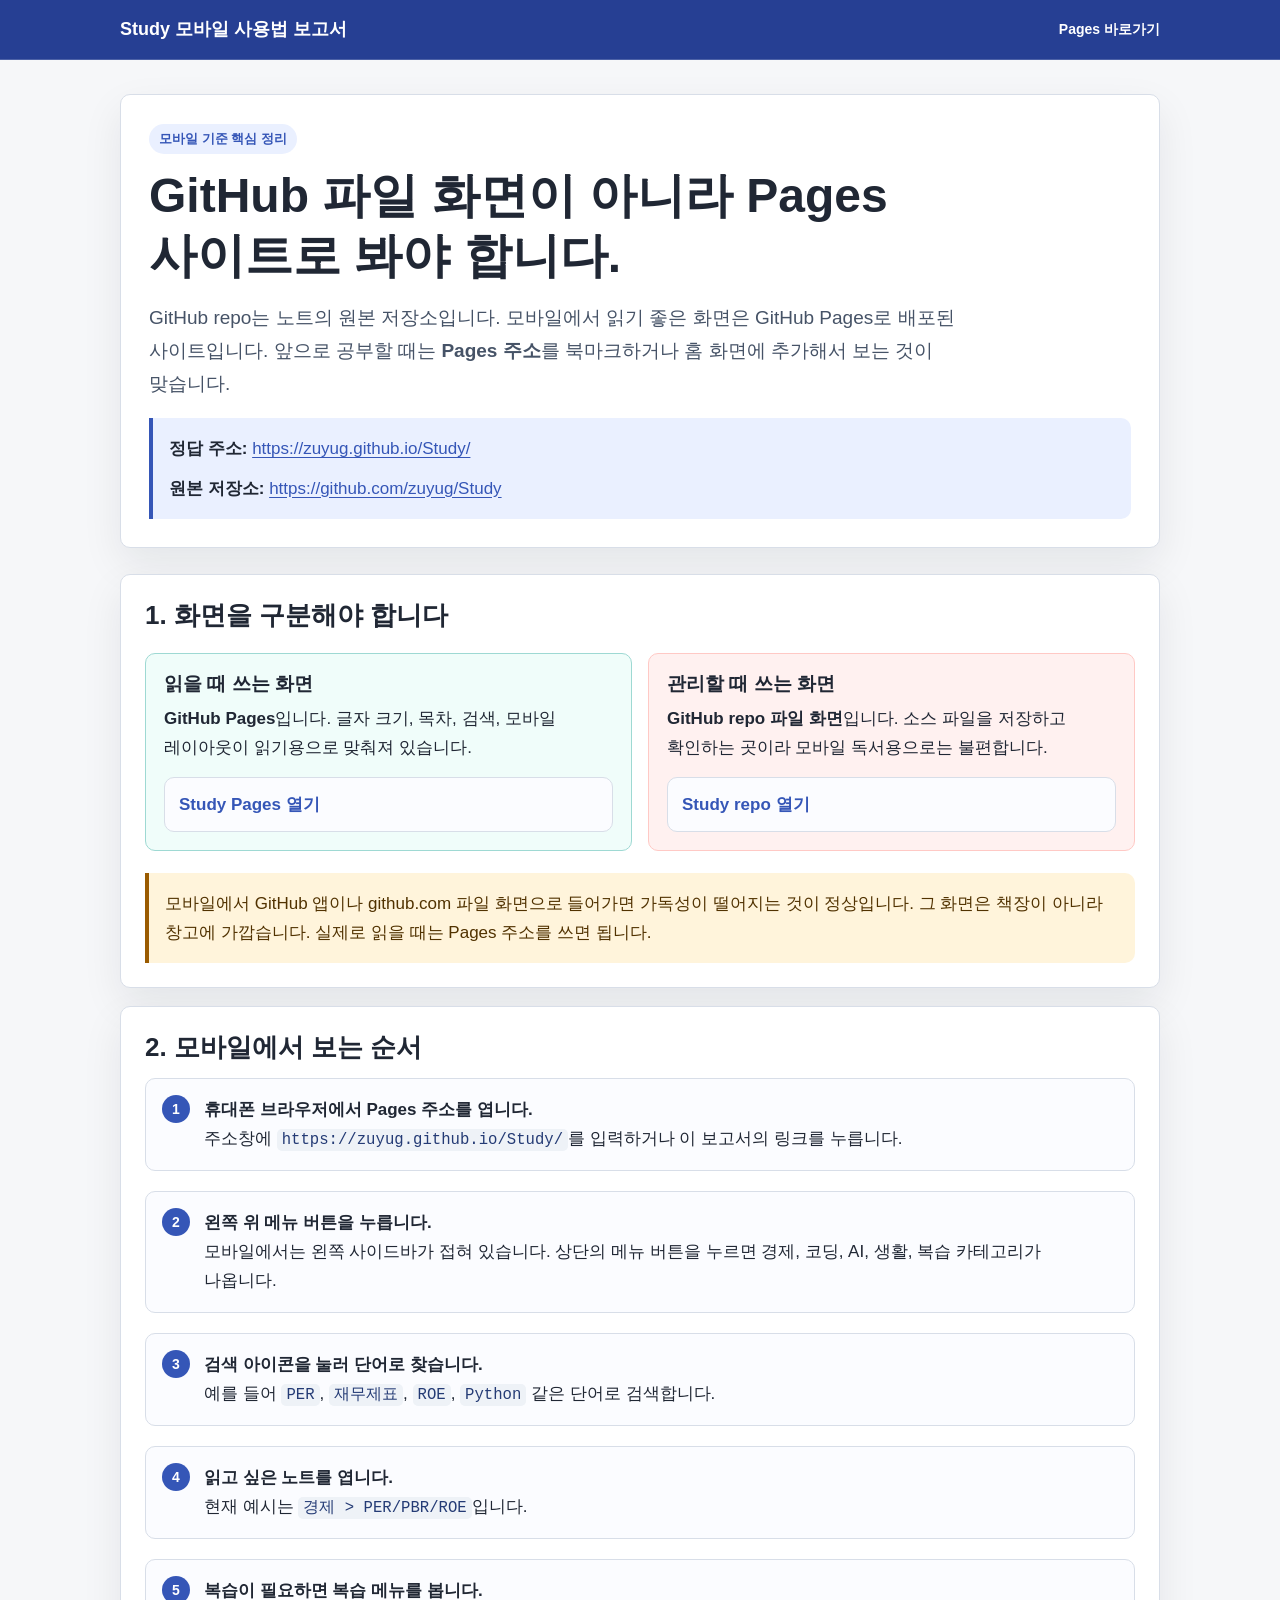
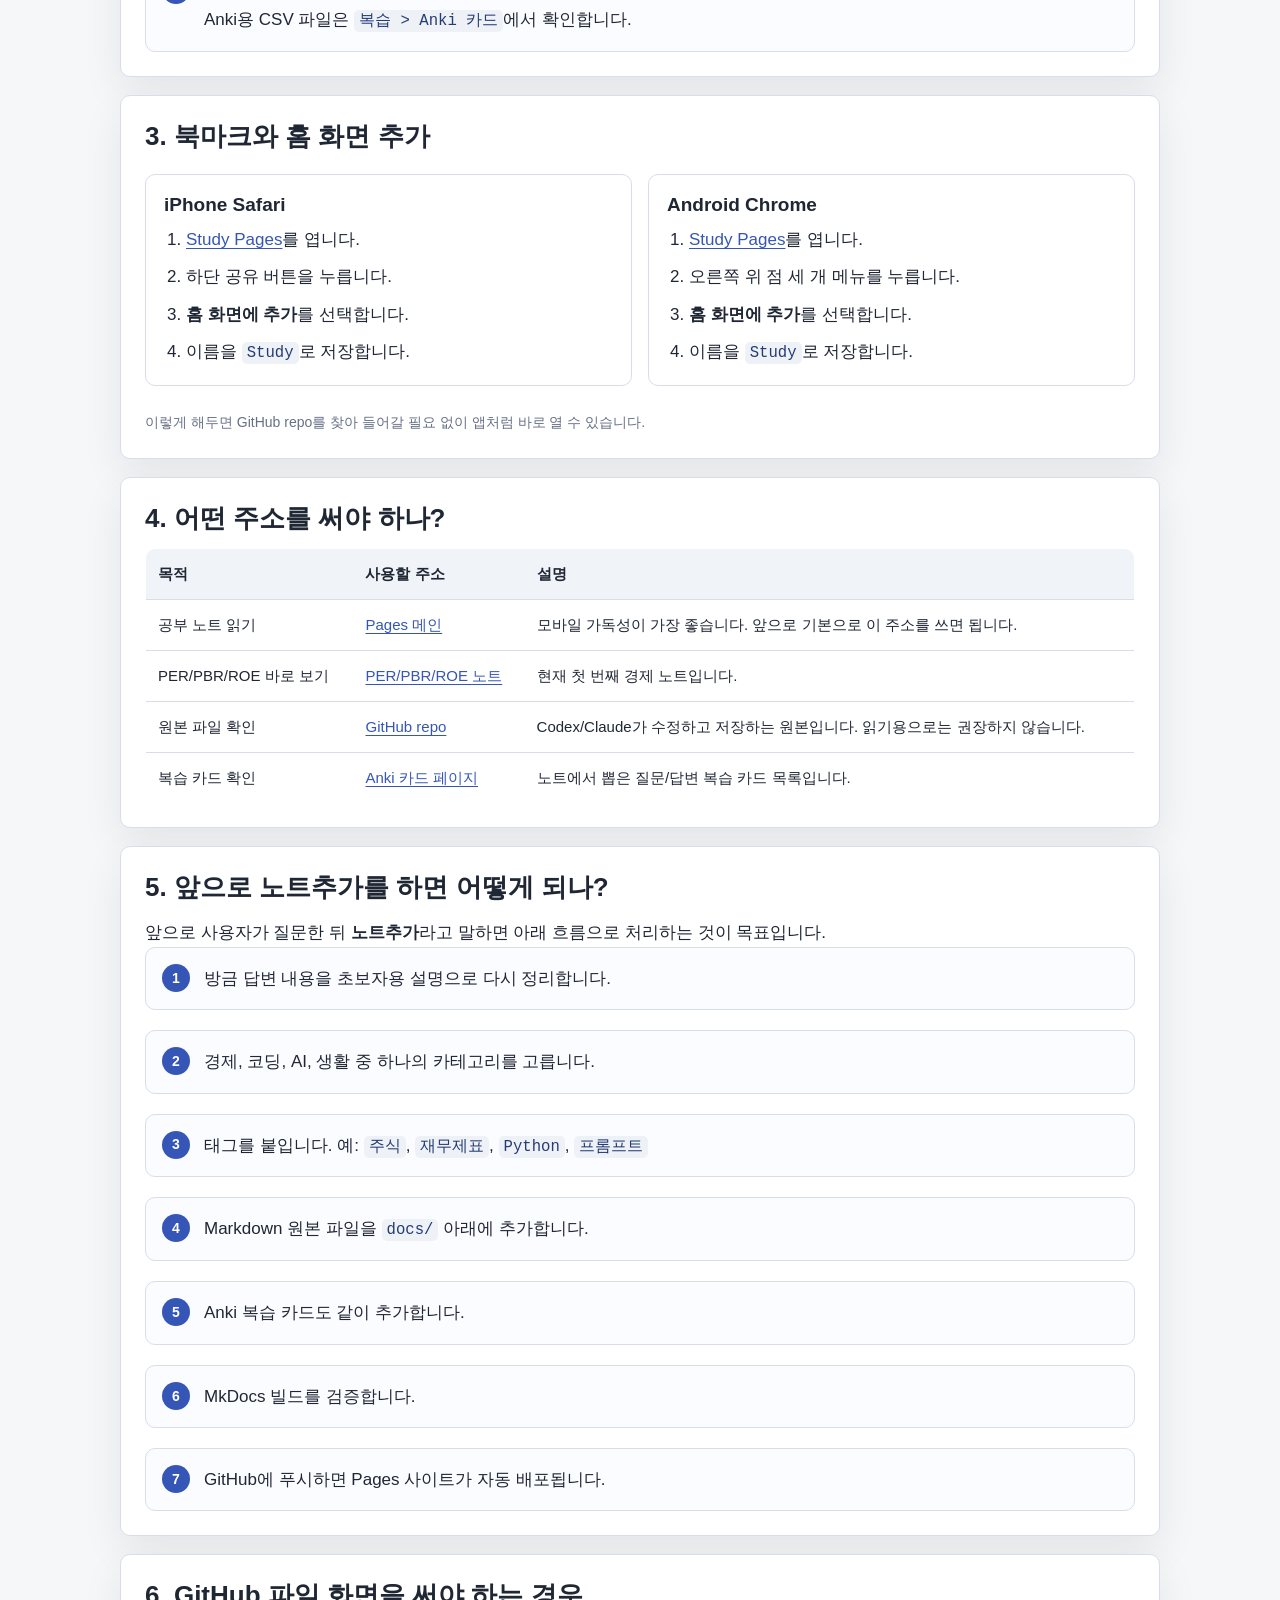
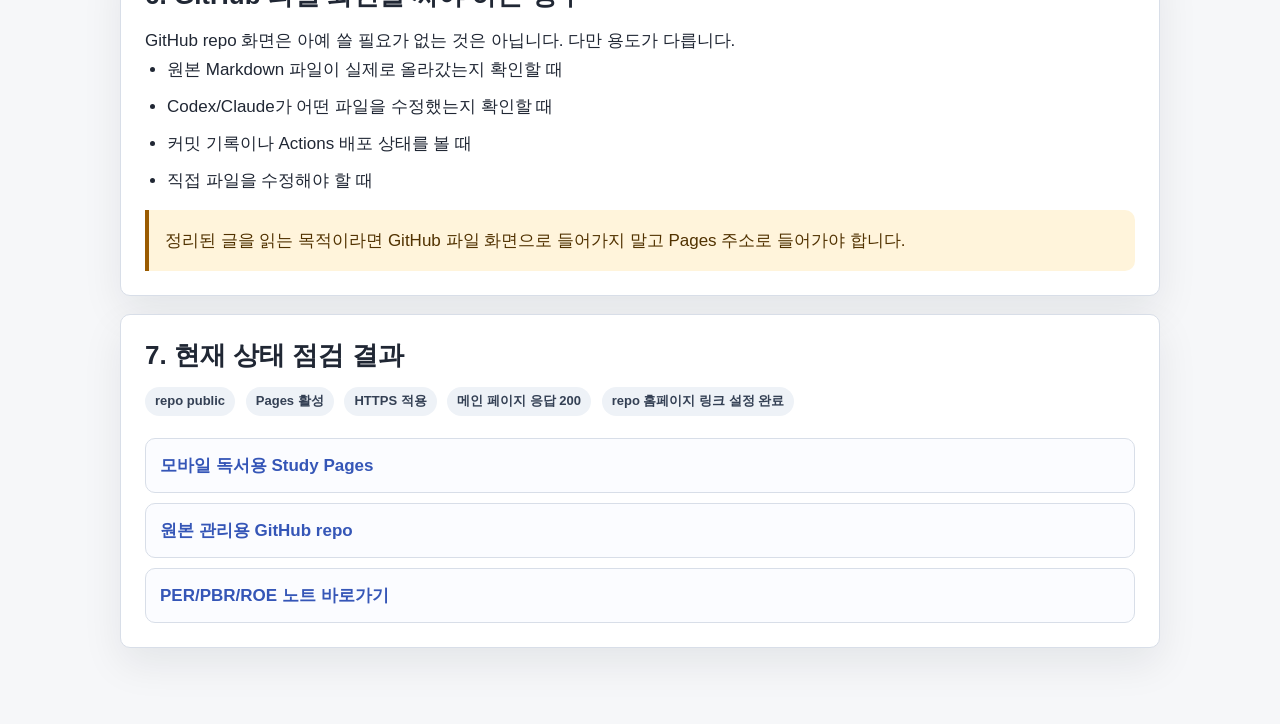
<file: docs/mobile-usage-report.html>
<!doctype html>
<html lang="ko">
<head>
  <meta charset="utf-8">
  <meta name="viewport" content="width=device-width, initial-scale=1">
  <title>Study 모바일 사용법 보고서</title>
  <style>
    :root {
      --bg: #f6f7f9;
      --paper: #ffffff;
      --text: #202734;
      --muted: #667085;
      --line: #d8dee8;
      --brand: #3556b7;
      --brand-soft: #eaf0ff;
      --good: #0f766e;
      --warn: #9a5b00;
      --warn-soft: #fff4db;
      --bad: #b42318;
      --bad-soft: #fff1f0;
      --radius: 10px;
      --shadow: 0 16px 40px rgba(16, 24, 40, 0.08);
    }

    * {
      box-sizing: border-box;
    }

    body {
      margin: 0;
      background: var(--bg);
      color: var(--text);
      font-family: -apple-system, BlinkMacSystemFont, "Segoe UI", "Noto Sans KR", "Malgun Gothic", Arial, sans-serif;
      font-size: 17px;
      line-height: 1.72;
      word-break: keep-all;
      overflow-wrap: break-word;
    }

    a {
      color: var(--brand);
      text-underline-offset: 0.18em;
    }

    .topbar {
      position: sticky;
      top: 0;
      z-index: 10;
      border-bottom: 1px solid rgba(255, 255, 255, 0.18);
      background: #263f93;
      color: #fff;
    }

    .topbar-inner {
      display: flex;
      align-items: center;
      justify-content: space-between;
      gap: 16px;
      max-width: 1080px;
      margin: 0 auto;
      padding: 14px 20px;
    }

    .topbar strong {
      font-size: 18px;
    }

    .topbar a {
      color: #fff;
      font-size: 14px;
      font-weight: 700;
      text-decoration: none;
    }

    main {
      max-width: 1080px;
      margin: 0 auto;
      padding: 34px 20px 80px;
    }

    .hero {
      margin-bottom: 26px;
      padding: 28px;
      border: 1px solid var(--line);
      border-radius: var(--radius);
      background: var(--paper);
      box-shadow: var(--shadow);
    }

    .eyebrow {
      display: inline-flex;
      margin-bottom: 12px;
      padding: 4px 10px;
      border-radius: 999px;
      background: var(--brand-soft);
      color: var(--brand);
      font-size: 13px;
      font-weight: 800;
    }

    h1,
    h2,
    h3 {
      margin: 0;
      line-height: 1.25;
      letter-spacing: 0;
    }

    h1 {
      max-width: 820px;
      font-size: clamp(30px, 5vw, 48px);
    }

    h2 {
      margin-bottom: 14px;
      font-size: 26px;
    }

    h3 {
      margin-bottom: 8px;
      font-size: 19px;
    }

    p {
      margin: 0;
    }

    .lead {
      max-width: 820px;
      margin-top: 16px;
      color: #465367;
      font-size: 19px;
    }

    .grid {
      display: grid;
      grid-template-columns: repeat(2, minmax(0, 1fr));
      gap: 16px;
      margin: 22px 0;
    }

    section,
    .card {
      border: 1px solid var(--line);
      border-radius: var(--radius);
      background: var(--paper);
      box-shadow: var(--shadow);
    }

    section {
      margin-top: 18px;
      padding: 24px;
    }

    .card {
      padding: 18px;
      box-shadow: none;
    }

    .card.good {
      border-color: #9ed9d3;
      background: #f0fdfa;
    }

    .card.bad {
      border-color: #ffc9c5;
      background: var(--bad-soft);
    }

    .pill {
      display: inline-flex;
      align-items: center;
      min-height: 28px;
      margin: 0 6px 8px 0;
      padding: 3px 10px;
      border-radius: 999px;
      background: #eef2f7;
      color: #344054;
      font-size: 13px;
      font-weight: 800;
    }

    .summary {
      display: grid;
      gap: 10px;
      margin-top: 18px;
      padding: 16px;
      border-left: 4px solid var(--brand);
      border-radius: 0 var(--radius) var(--radius) 0;
      background: var(--brand-soft);
    }

    .warning {
      margin-top: 14px;
      padding: 16px;
      border-left: 4px solid var(--warn);
      border-radius: 0 var(--radius) var(--radius) 0;
      background: var(--warn-soft);
      color: #513200;
    }

    ol,
    ul {
      margin: 0;
      padding-left: 22px;
    }

    li + li {
      margin-top: 8px;
    }

    .steps {
      display: grid;
      gap: 12px;
      counter-reset: step;
      padding: 0;
      list-style: none;
    }

    .steps li {
      position: relative;
      padding: 16px 16px 16px 58px;
      border: 1px solid var(--line);
      border-radius: var(--radius);
      background: #fbfcff;
    }

    .steps li::before {
      counter-increment: step;
      content: counter(step);
      position: absolute;
      left: 16px;
      top: 16px;
      display: inline-flex;
      align-items: center;
      justify-content: center;
      width: 28px;
      height: 28px;
      border-radius: 999px;
      background: var(--brand);
      color: #fff;
      font-size: 14px;
      font-weight: 900;
    }

    code {
      padding: 2px 5px;
      border-radius: 5px;
      background: #eef2f7;
      color: #243b75;
      font-family: Consolas, "SFMono-Regular", monospace;
      font-size: 0.92em;
    }

    .link-box {
      display: grid;
      gap: 10px;
      margin-top: 14px;
    }

    .link-box a {
      display: block;
      padding: 12px 14px;
      border: 1px solid var(--line);
      border-radius: var(--radius);
      background: #fbfcff;
      font-weight: 800;
      text-decoration: none;
    }

    table {
      width: 100%;
      border-collapse: collapse;
      overflow: hidden;
      border: 1px solid var(--line);
      border-radius: var(--radius);
      font-size: 15px;
    }

    th,
    td {
      padding: 12px;
      border-bottom: 1px solid var(--line);
      text-align: left;
      vertical-align: top;
    }

    th {
      background: #f0f3f8;
      font-weight: 900;
    }

    tr:last-child td {
      border-bottom: 0;
    }

    .footer-note {
      margin-top: 24px;
      color: var(--muted);
      font-size: 14px;
    }

    @media (max-width: 720px) {
      body {
        font-size: 16px;
        line-height: 1.72;
        word-break: normal;
        overflow-wrap: anywhere;
      }

      .topbar-inner {
        padding: 12px 14px;
      }

      .topbar a {
        display: none;
      }

      main {
        padding: 20px 14px 56px;
      }

      .hero,
      section {
        padding: 18px;
      }

      h1 {
        font-size: 29px;
        line-height: 1.3;
      }

      h2 {
        font-size: 22px;
      }

      .lead {
        font-size: 17px;
      }

      .grid {
        grid-template-columns: 1fr;
      }

      table,
      thead,
      tbody,
      th,
      td,
      tr {
        display: block;
      }

      thead {
        display: none;
      }

      tr {
        border-bottom: 1px solid var(--line);
      }

      tr:last-child {
        border-bottom: 0;
      }

      td {
        border-bottom: 0;
      }

      td::before {
        content: attr(data-label);
        display: block;
        margin-bottom: 4px;
        color: var(--muted);
        font-size: 12px;
        font-weight: 900;
      }
    }
  </style>
</head>
<body>
  <header class="topbar">
    <div class="topbar-inner">
      <strong>Study 모바일 사용법 보고서</strong>
      <a href="https://zuyug.github.io/Study/">Pages 바로가기</a>
    </div>
  </header>

  <main>
    <div class="hero">
      <span class="eyebrow">모바일 기준 핵심 정리</span>
      <h1>GitHub 파일 화면이 아니라 Pages 사이트로 봐야 합니다.</h1>
      <p class="lead">GitHub repo는 노트의 원본 저장소입니다. 모바일에서 읽기 좋은 화면은 GitHub Pages로 배포된 사이트입니다. 앞으로 공부할 때는 <strong>Pages 주소</strong>를 북마크하거나 홈 화면에 추가해서 보는 것이 맞습니다.</p>
      <div class="summary">
        <p><strong>정답 주소:</strong> <a href="https://zuyug.github.io/Study/">https://zuyug.github.io/Study/</a></p>
        <p><strong>원본 저장소:</strong> <a href="https://github.com/zuyug/Study">https://github.com/zuyug/Study</a></p>
      </div>
    </div>

    <section>
      <h2>1. 화면을 구분해야 합니다</h2>
      <div class="grid">
        <div class="card good">
          <h3>읽을 때 쓰는 화면</h3>
          <p><strong>GitHub Pages</strong>입니다. 글자 크기, 목차, 검색, 모바일 레이아웃이 읽기용으로 맞춰져 있습니다.</p>
          <div class="link-box">
            <a href="https://zuyug.github.io/Study/">Study Pages 열기</a>
          </div>
        </div>
        <div class="card bad">
          <h3>관리할 때 쓰는 화면</h3>
          <p><strong>GitHub repo 파일 화면</strong>입니다. 소스 파일을 저장하고 확인하는 곳이라 모바일 독서용으로는 불편합니다.</p>
          <div class="link-box">
            <a href="https://github.com/zuyug/Study">Study repo 열기</a>
          </div>
        </div>
      </div>
      <div class="warning">
        모바일에서 GitHub 앱이나 github.com 파일 화면으로 들어가면 가독성이 떨어지는 것이 정상입니다. 그 화면은 책장이 아니라 창고에 가깝습니다. 실제로 읽을 때는 Pages 주소를 쓰면 됩니다.
      </div>
    </section>

    <section>
      <h2>2. 모바일에서 보는 순서</h2>
      <ol class="steps">
        <li>
          <strong>휴대폰 브라우저에서 Pages 주소를 엽니다.</strong><br>
          주소창에 <code>https://zuyug.github.io/Study/</code>를 입력하거나 이 보고서의 링크를 누릅니다.
        </li>
        <li>
          <strong>왼쪽 위 메뉴 버튼을 누릅니다.</strong><br>
          모바일에서는 왼쪽 사이드바가 접혀 있습니다. 상단의 메뉴 버튼을 누르면 경제, 코딩, AI, 생활, 복습 카테고리가 나옵니다.
        </li>
        <li>
          <strong>검색 아이콘을 눌러 단어로 찾습니다.</strong><br>
          예를 들어 <code>PER</code>, <code>재무제표</code>, <code>ROE</code>, <code>Python</code> 같은 단어로 검색합니다.
        </li>
        <li>
          <strong>읽고 싶은 노트를 엽니다.</strong><br>
          현재 예시는 <code>경제 &gt; PER/PBR/ROE</code>입니다.
        </li>
        <li>
          <strong>복습이 필요하면 복습 메뉴를 봅니다.</strong><br>
          Anki용 CSV 파일은 <code>복습 &gt; Anki 카드</code>에서 확인합니다.
        </li>
      </ol>
    </section>

    <section>
      <h2>3. 북마크와 홈 화면 추가</h2>
      <div class="grid">
        <div class="card">
          <h3>iPhone Safari</h3>
          <ol>
            <li><a href="https://zuyug.github.io/Study/">Study Pages</a>를 엽니다.</li>
            <li>하단 공유 버튼을 누릅니다.</li>
            <li><strong>홈 화면에 추가</strong>를 선택합니다.</li>
            <li>이름을 <code>Study</code>로 저장합니다.</li>
          </ol>
        </div>
        <div class="card">
          <h3>Android Chrome</h3>
          <ol>
            <li><a href="https://zuyug.github.io/Study/">Study Pages</a>를 엽니다.</li>
            <li>오른쪽 위 점 세 개 메뉴를 누릅니다.</li>
            <li><strong>홈 화면에 추가</strong>를 선택합니다.</li>
            <li>이름을 <code>Study</code>로 저장합니다.</li>
          </ol>
        </div>
      </div>
      <p class="footer-note">이렇게 해두면 GitHub repo를 찾아 들어갈 필요 없이 앱처럼 바로 열 수 있습니다.</p>
    </section>

    <section>
      <h2>4. 어떤 주소를 써야 하나?</h2>
      <table>
        <thead>
          <tr>
            <th>목적</th>
            <th>사용할 주소</th>
            <th>설명</th>
          </tr>
        </thead>
        <tbody>
          <tr>
            <td data-label="목적">공부 노트 읽기</td>
            <td data-label="사용할 주소"><a href="https://zuyug.github.io/Study/">Pages 메인</a></td>
            <td data-label="설명">모바일 가독성이 가장 좋습니다. 앞으로 기본으로 이 주소를 쓰면 됩니다.</td>
          </tr>
          <tr>
            <td data-label="목적">PER/PBR/ROE 바로 보기</td>
            <td data-label="사용할 주소"><a href="https://zuyug.github.io/Study/economy/per-pbr-roe/">PER/PBR/ROE 노트</a></td>
            <td data-label="설명">현재 첫 번째 경제 노트입니다.</td>
          </tr>
          <tr>
            <td data-label="목적">원본 파일 확인</td>
            <td data-label="사용할 주소"><a href="https://github.com/zuyug/Study">GitHub repo</a></td>
            <td data-label="설명">Codex/Claude가 수정하고 저장하는 원본입니다. 읽기용으로는 권장하지 않습니다.</td>
          </tr>
          <tr>
            <td data-label="목적">복습 카드 확인</td>
            <td data-label="사용할 주소"><a href="https://zuyug.github.io/Study/review/anki-cards/">Anki 카드 페이지</a></td>
            <td data-label="설명">노트에서 뽑은 질문/답변 복습 카드 목록입니다.</td>
          </tr>
        </tbody>
      </table>
    </section>

    <section>
      <h2>5. 앞으로 노트추가를 하면 어떻게 되나?</h2>
      <p>앞으로 사용자가 질문한 뒤 <strong>노트추가</strong>라고 말하면 아래 흐름으로 처리하는 것이 목표입니다.</p>
      <ol class="steps">
        <li>방금 답변 내용을 초보자용 설명으로 다시 정리합니다.</li>
        <li>경제, 코딩, AI, 생활 중 하나의 카테고리를 고릅니다.</li>
        <li>태그를 붙입니다. 예: <code>주식</code>, <code>재무제표</code>, <code>Python</code>, <code>프롬프트</code></li>
        <li>Markdown 원본 파일을 <code>docs/</code> 아래에 추가합니다.</li>
        <li>Anki 복습 카드도 같이 추가합니다.</li>
        <li>MkDocs 빌드를 검증합니다.</li>
        <li>GitHub에 푸시하면 Pages 사이트가 자동 배포됩니다.</li>
      </ol>
    </section>

    <section>
      <h2>6. GitHub 파일 화면을 써야 하는 경우</h2>
      <p>GitHub repo 화면은 아예 쓸 필요가 없는 것은 아닙니다. 다만 용도가 다릅니다.</p>
      <ul>
        <li>원본 Markdown 파일이 실제로 올라갔는지 확인할 때</li>
        <li>Codex/Claude가 어떤 파일을 수정했는지 확인할 때</li>
        <li>커밋 기록이나 Actions 배포 상태를 볼 때</li>
        <li>직접 파일을 수정해야 할 때</li>
      </ul>
      <div class="warning">
        정리된 글을 읽는 목적이라면 GitHub 파일 화면으로 들어가지 말고 Pages 주소로 들어가야 합니다.
      </div>
    </section>

    <section>
      <h2>7. 현재 상태 점검 결과</h2>
      <div>
        <span class="pill">repo public</span>
        <span class="pill">Pages 활성</span>
        <span class="pill">HTTPS 적용</span>
        <span class="pill">메인 페이지 응답 200</span>
        <span class="pill">repo 홈페이지 링크 설정 완료</span>
      </div>
      <div class="link-box">
        <a href="https://zuyug.github.io/Study/">모바일 독서용 Study Pages</a>
        <a href="https://github.com/zuyug/Study">원본 관리용 GitHub repo</a>
        <a href="https://zuyug.github.io/Study/economy/per-pbr-roe/">PER/PBR/ROE 노트 바로가기</a>
      </div>
    </section>
  </main>
</body>
</html>
</file>
